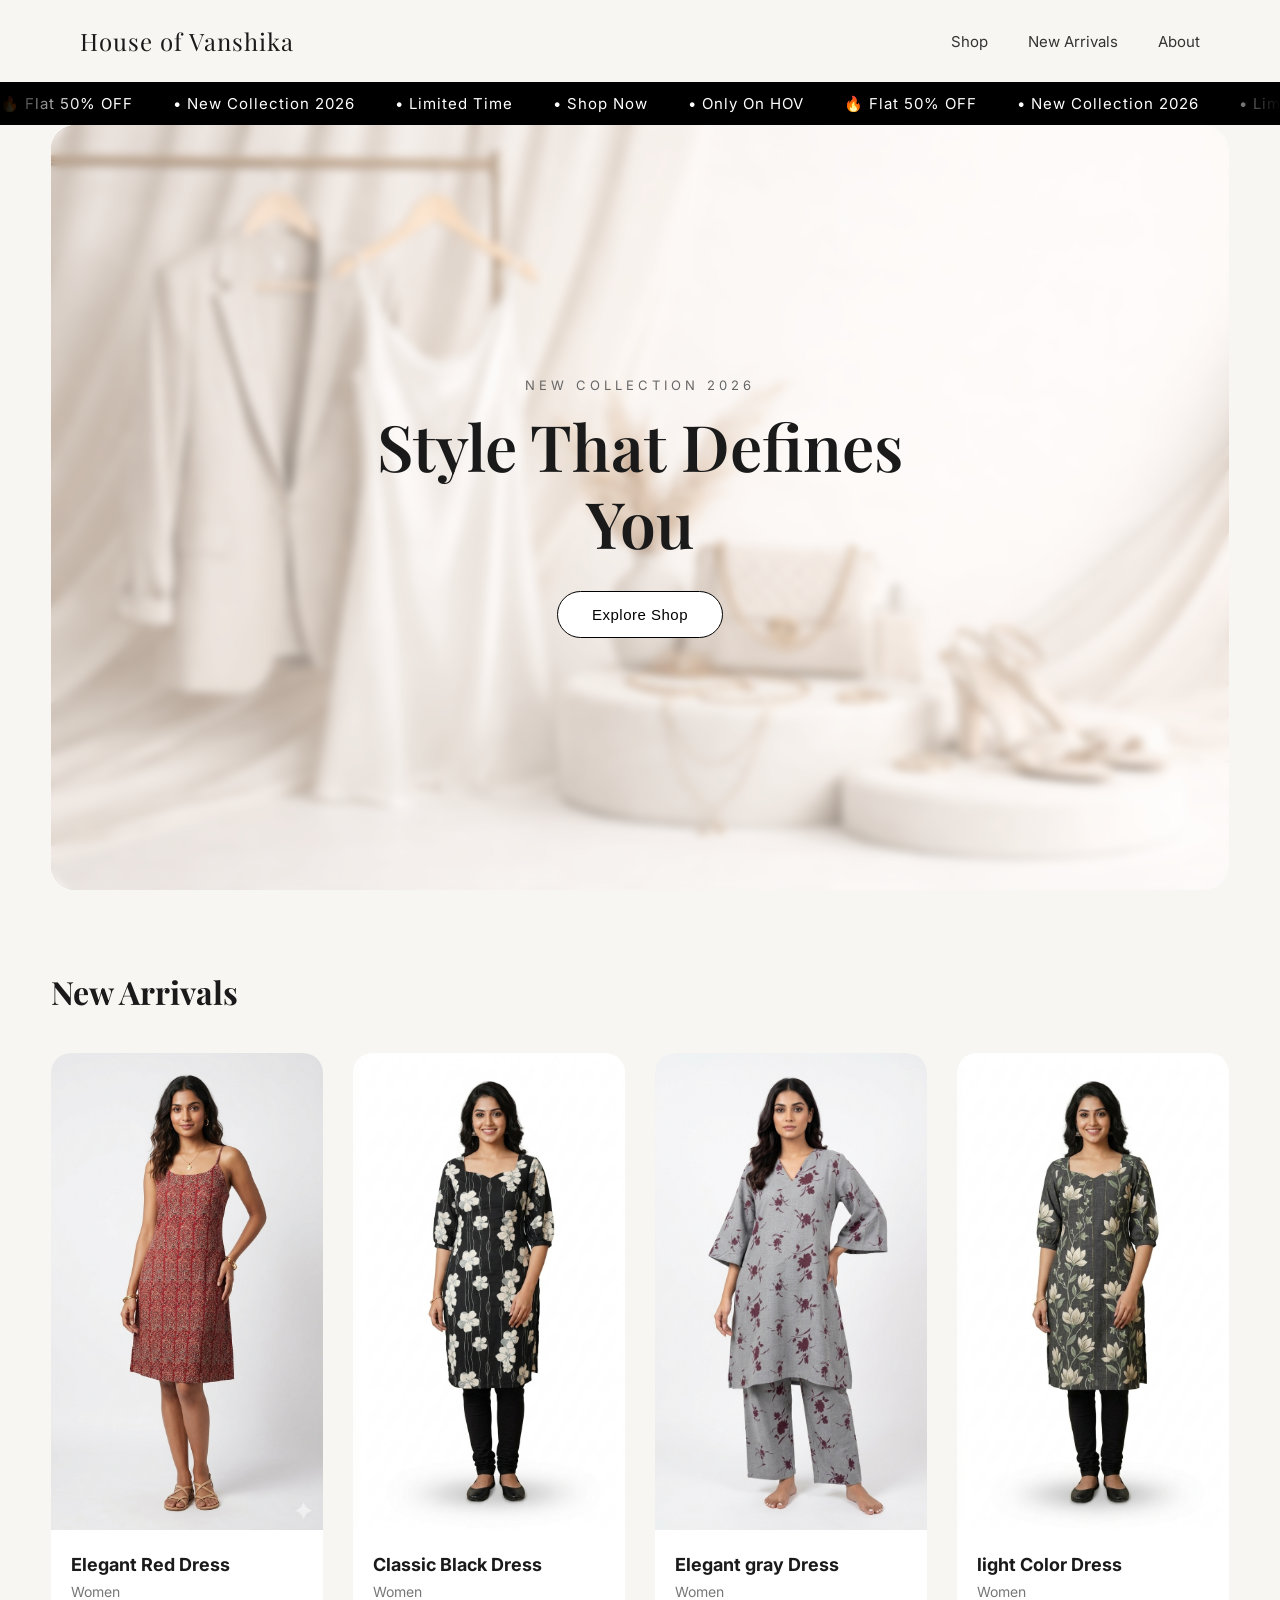
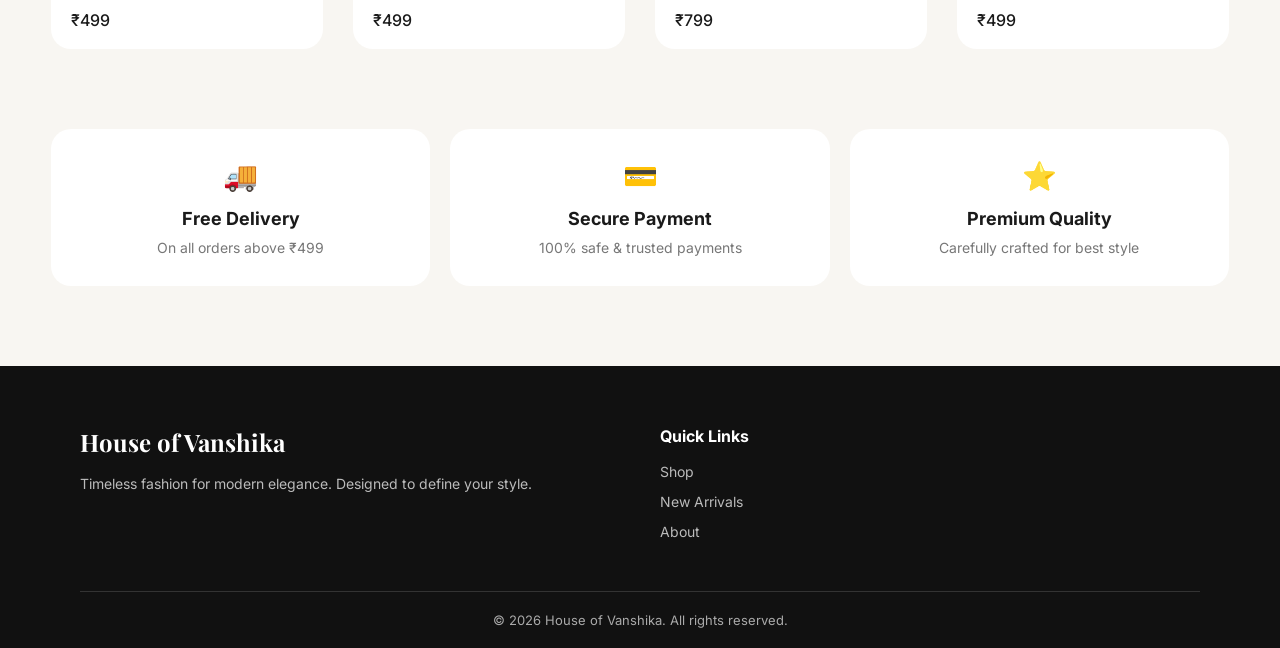
<file: index.html>
<!DOCTYPE html>
<html lang="en">
<head>
  <meta charset="UTF-8">
  <meta name="viewport" content="width=device-width, initial-scale=1.0">

  <title>House of Vanshika</title>

  <!-- Fonts -->
  <link href="https://fonts.googleapis.com/css2?family=Playfair+Display:wght@500;600&family=Inter:wght@300;400;500&display=swap" rel="stylesheet">

  <link rel="stylesheet" href="src/css/style.css">
</head>
<body>

  <!-- NAVBAR -->
  <nav class="navbar">
    <div class="logo">House of Vanshika</div>

    <ul class="nav-links">
      <li><a href="./src/shop.html">Shop</a></li>
      <li><a href="#new">New Arrivals</a></li>
      <li><a href="./src/about.html">About</a></li>
    </ul>

   
  </nav>

  <section class="offer">
  <div class="offer-track">
    <div class="offer-content">
      <span>🔥 Flat 50% OFF</span>
      <span>• New Collection 2026</span>
      <span>• Limited Time</span>
      <span>• Shop Now</span>
      <span>• Only On HOV</span>
    </div>

    <!-- Duplicate for seamless loop -->
    <div class="offer-content">
      <span>🔥 Flat 50% OFF</span>
      <span>• New Collection 2026</span>
      <span>• Limited Time</span>
      <span>• Shop Now</span>
      <span>• Only On HOV</span>

    </div>
  </div>
</section>

  <!-- HERO -->
  <section class="hero">
    <div class="hero-content">
      <p class="tag">NEW COLLECTION 2026</p>
      <h1>Style That Defines You</h1>
      <a href="./src/shop.html">
      <button class="btn">Explore Shop</button>
      </a>
    </div>
  </section>







  <section class="products" id="new">
  <h2 class="section-title">New Arrivals</h2>

  <div class="product-container" id="productContainer">
    <!-- Cards will come from JS automatically -->
  </div>
</section>




<!-- WHY CHOOSE US -->
<section class="features">
  <div class="feature-box">
    <span>🚚</span>
    <h3>Free Delivery</h3>
    <p>On all orders above ₹499</p>
  </div>

  <div class="feature-box">
    <span>💳</span>
    <h3>Secure Payment</h3>
    <p>100% safe & trusted payments</p>
  </div>

   <div class="feature-box">
    <span>⭐</span>
    <h3>Premium Quality</h3>
    <p>Carefully crafted for best style</p>
  </div>
</section>





<footer class="footer">
  <div class="footer-container">

    <!-- BRAND -->
    <div class="footer-col">
      <h2>House of Vanshika</h2>
      <p>Timeless fashion for modern elegance.  
      Designed to define your style.</p>
    </div>

    <!-- LINKS -->
    <div class="footer-col">
      <h3>Quick Links</h3>
      <ul>
        <li><a href="./src/shop.html">Shop</a></li>
        <li><a href="#new">New Arrivals</a></li>
        <li><a href="./src/about.html">About</a></li>
      </ul>
    </div>

   

    <!-- NEWSLETTER -->
  

  </div>

  <!-- BOTTOM -->
  <div class="footer-bottom">
    <p>© 2026 House of Vanshika. All rights reserved.</p>
  </div>
</footer>



<script src="./src/js/script.js"></script>
</body>
</html>
</file>
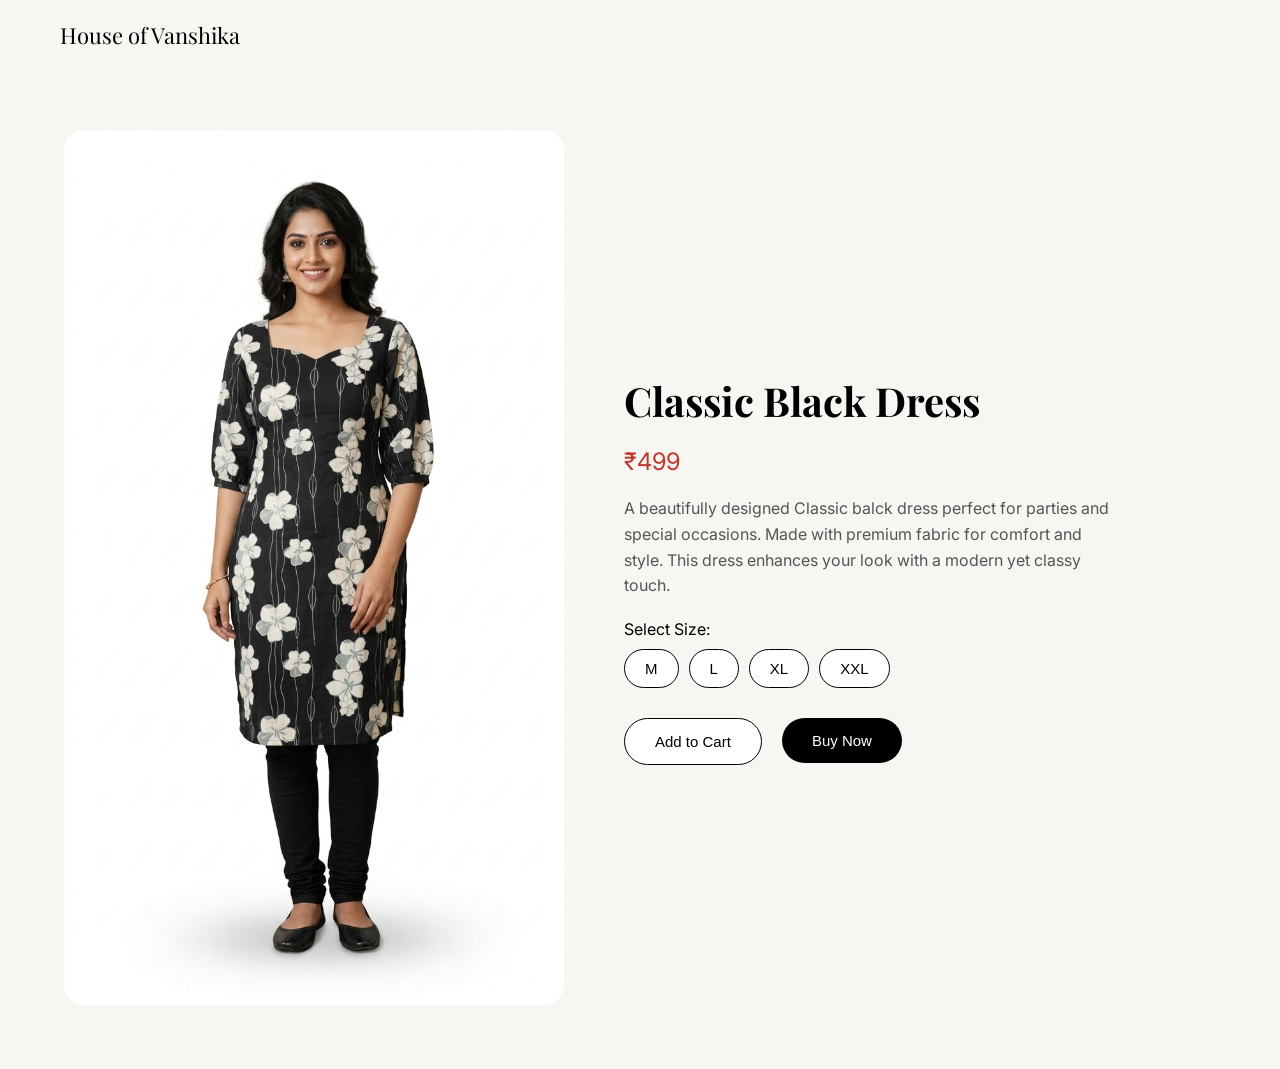
<file: personal_pages/black_dress.html>
<!DOCTYPE html>
<html lang="en">
<head>
  <meta charset="UTF-8">
  <meta name="viewport" content="width=device-width, initial-scale=1.0">
  <title>Black Dress</title>

  <link href="https://fonts.googleapis.com/css2?family=Playfair+Display:wght@500&family=Inter:wght@300;400;500&display=swap" rel="stylesheet">

  <style>
    * {
      margin: 0;
      padding: 0;
      box-sizing: border-box;
    }

    body {
      font-family: 'Inter', sans-serif;
      background: #f8f6f2;
    }

    .navbar {
      padding: 20px 60px;
      font-family: 'Playfair Display', serif;
      font-size: 22px;
    }

    .product-page {
      width: 90%;
      margin: 60px auto;
      display: flex;
      gap: 60px;
      align-items: center;
    }

    .product-image img {
      width: 500px;
      border-radius: 20px;
    }

    .product-details {
      max-width: 500px;
    }

    .product-details h1 {
      font-family: 'Playfair Display', serif;
      font-size: 40px;
      margin-bottom: 20px;
    }

    .price {
      font-size: 24px;
      margin-bottom: 20px;
      color: #c0392b;
    }

    .desc {
      color: #555;
      line-height: 1.6;
      margin-bottom: 20px;
    }

    /* SIZE SECTION */
    .sizes {
      margin-bottom: 30px;
    }

    .size-buttons {
      display: flex;
      gap: 10px;
      margin-top: 10px;
    }

    .size-buttons button {
      padding: 10px 20px;
      border: 1px solid #000;
      background: #fff;
      border-radius: 20px;
      cursor: pointer;
      transition: 0.3s;
    }

    .size-buttons button:hover {
      background: #000;
      color: #fff;
    }

    .buttons {
      display: flex;
      gap: 20px;
    }

    button {
      padding: 14px 30px;
      border-radius: 40px;
      border: none;
      cursor: pointer;
      font-size: 15px;
      transition: 0.3s;
    }

    .cart {
      background: #fff;
      border: 1px solid #000;
    }

    .buy {
      background: #000;
      color: #fff;
    }

    .cart:hover {
      background: #000;
      color: #fff;
    }

    .buy:hover {
      transform: scale(1.05);
    }

    @media (max-width: 768px) {
      .product-page {
        flex-direction: column;
        text-align: center;
      }

      .product-image img {
        width: 100%;
      }
    }
  </style>
</head>
<body>

  <nav class="navbar">
    <div class="logo">House of Vanshika</div>
  </nav>

  <section class="product-page">

    <div class="product-image">
      <img src="../images/black.png" alt="black Dress">
    </div>

    <div class="product-details">
      <h1>Classic Black Dress</h1>

      <!-- PRICE -->
      <p class="price" id="price">₹499</p>

      <p class="desc">
        A beautifully designed Classic balck dress perfect for parties and special occasions.
        Made with premium fabric for comfort and style. This dress enhances your look
        with a modern yet classy touch.
      </p>

      <!-- SIZE OPTIONS -->
      <div class="sizes">
        <p>Select Size:</p>
        <div class="size-buttons">
          <button onclick="changePrice(499)">M</button>
          <button onclick="changePrice(599)">L</button>
          <button onclick="changePrice(699)">XL</button>
          <button onclick="changePrice(799)">XXL</button>
        </div>
      </div>

      <!-- BUTTONS -->
      <div class="buttons">
        <a href="../src/buynow.html">
        <button class="cart">Add to Cart</button>
        </a>
        <a href="../src/buynow.html ">
        <button class="buy">Buy Now</button>
        </a>
      </div>

    </div>

  </section>

  <!-- JS -->
  <script>
    function changePrice(price) {
      document.getElementById("price").innerText = "₹" + price;
    }
  </script>

</body>
</html>
</file>
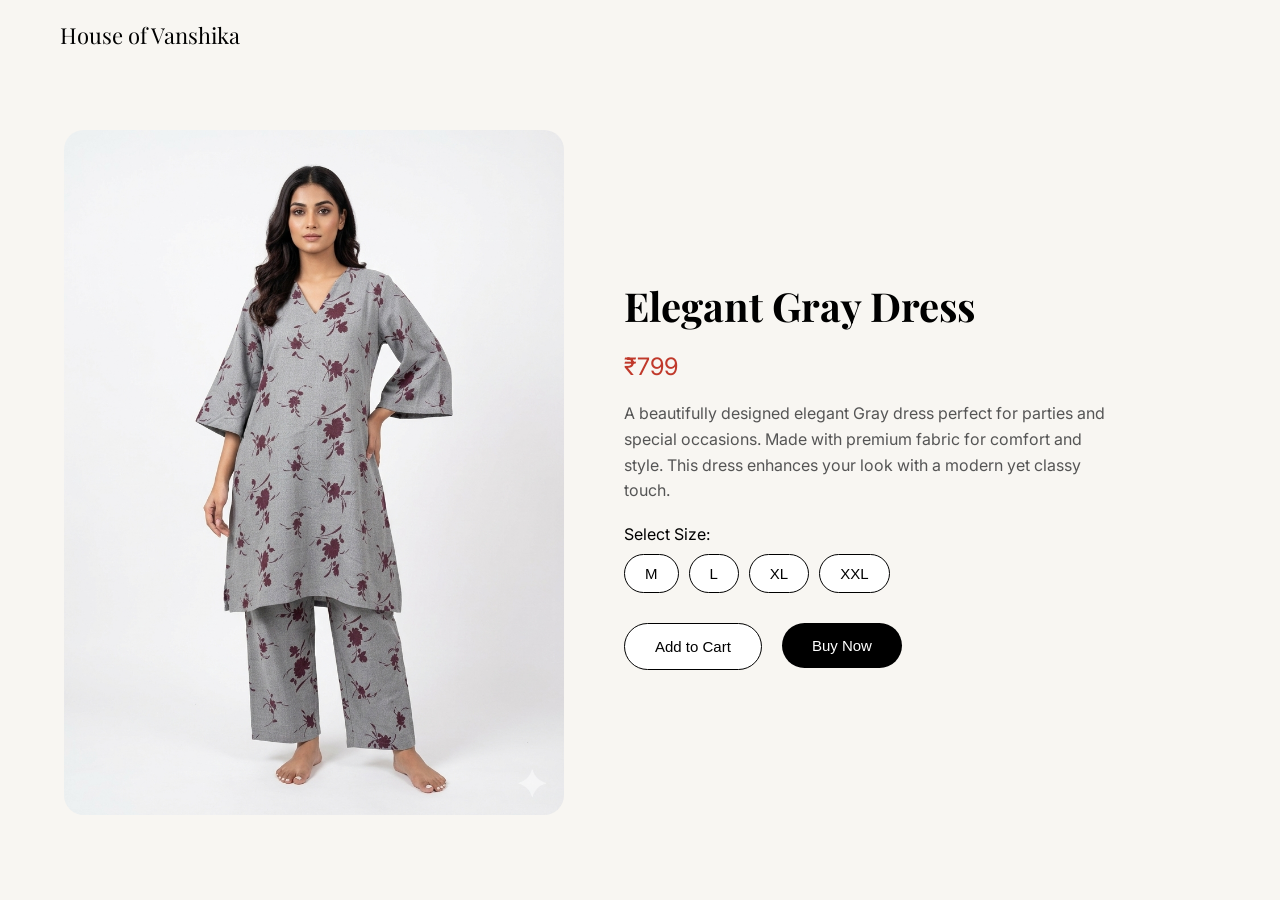
<file: personal_pages/gray.html>
<!DOCTYPE html>
<html lang="en">
<head>
  <meta charset="UTF-8">
  <meta name="viewport" content="width=device-width, initial-scale=1.0">
  <title>Red Dress</title>

  <link href="https://fonts.googleapis.com/css2?family=Playfair+Display:wght@500&family=Inter:wght@300;400;500&display=swap" rel="stylesheet">

  <style>
    * {
      margin: 0;
      padding: 0;
      box-sizing: border-box;
    }

    body {
      font-family: 'Inter', sans-serif;
      background: #f8f6f2;
    }

    .navbar {
      padding: 20px 60px;
      font-family: 'Playfair Display', serif;
      font-size: 22px;
    }

    .product-page {
      width: 90%;
      margin: 60px auto;
      display: flex;
      gap: 60px;
      align-items: center;
    }

    .product-image img {
      width: 500px;
      border-radius: 20px;
    }

    .product-details {
      max-width: 500px;
    }

    .product-details h1 {
      font-family: 'Playfair Display', serif;
      font-size: 40px;
      margin-bottom: 20px;
    }

    .price {
      font-size: 24px;
      margin-bottom: 20px;
      color: #c0392b;
    }

    .desc {
      color: #555;
      line-height: 1.6;
      margin-bottom: 20px;
    }

    /* SIZE SECTION */
    .sizes {
      margin-bottom: 30px;
    }

    .size-buttons {
      display: flex;
      gap: 10px;
      margin-top: 10px;
    }

    .size-buttons button {
      padding: 10px 20px;
      border: 1px solid #000;
      background: #fff;
      border-radius: 20px;
      cursor: pointer;
      transition: 0.3s;
    }

    .size-buttons button:hover {
      background: #000;
      color: #fff;
    }

    .buttons {
      display: flex;
      gap: 20px;
    }

    button {
      padding: 14px 30px;
      border-radius: 40px;
      border: none;
      cursor: pointer;
      font-size: 15px;
      transition: 0.3s;
    }

    .cart {
      background: #fff;
      border: 1px solid #000;
    }

    .buy {
      background: #000;
      color: #fff;
    }

    .cart:hover {
      background: #000;
      color: #fff;
    }

    .buy:hover {
      transform: scale(1.05);
    }

    @media (max-width: 768px) {
      .product-page {
        flex-direction: column;
        text-align: center;
      }

      .product-image img {
        width: 100%;
      }
    }
  </style>
</head>
<body>

  <nav class="navbar">
    <div class="logo">House of Vanshika</div>
  </nav>

  <section class="product-page">

    <div class="product-image">
      <img src="../images/gray.png" alt="Red Dress">
    </div>

    <div class="product-details">
      <h1>Elegant Gray Dress</h1>

      <!-- PRICE -->
      <p class="price" id="price">₹799</p>

      <p class="desc">
        A beautifully designed elegant Gray dress perfect for parties and special occasions.
        Made with premium fabric for comfort and style. This dress enhances your look
        with a modern yet classy touch.
      </p>

      <!-- SIZE OPTIONS -->
      <div class="sizes">
        <p>Select Size:</p>
        <div class="size-buttons">
          <button onclick="changePrice(799)">M</button>
          <button onclick="changePrice(899)">L</button>
          <button onclick="changePrice(999)">XL</button>
          <button onclick="changePrice(1099)">XXL</button>
        </div>
      </div>

      <!-- BUTTONS -->
      <div class="buttons">
        <a href="../src/buynow.html">
        <button class="cart">Add to Cart</button>
        </a>
        <a href="../src/buynow.html">
        <button class="buy">Buy Now</button>
        </a>
      </div>

    </div>

  </section>

  <!-- JS -->
  <script>
    function changePrice(price) {
      document.getElementById("price").innerText = "₹" + price;
    }
  </script>

</body>
</html>
</file>
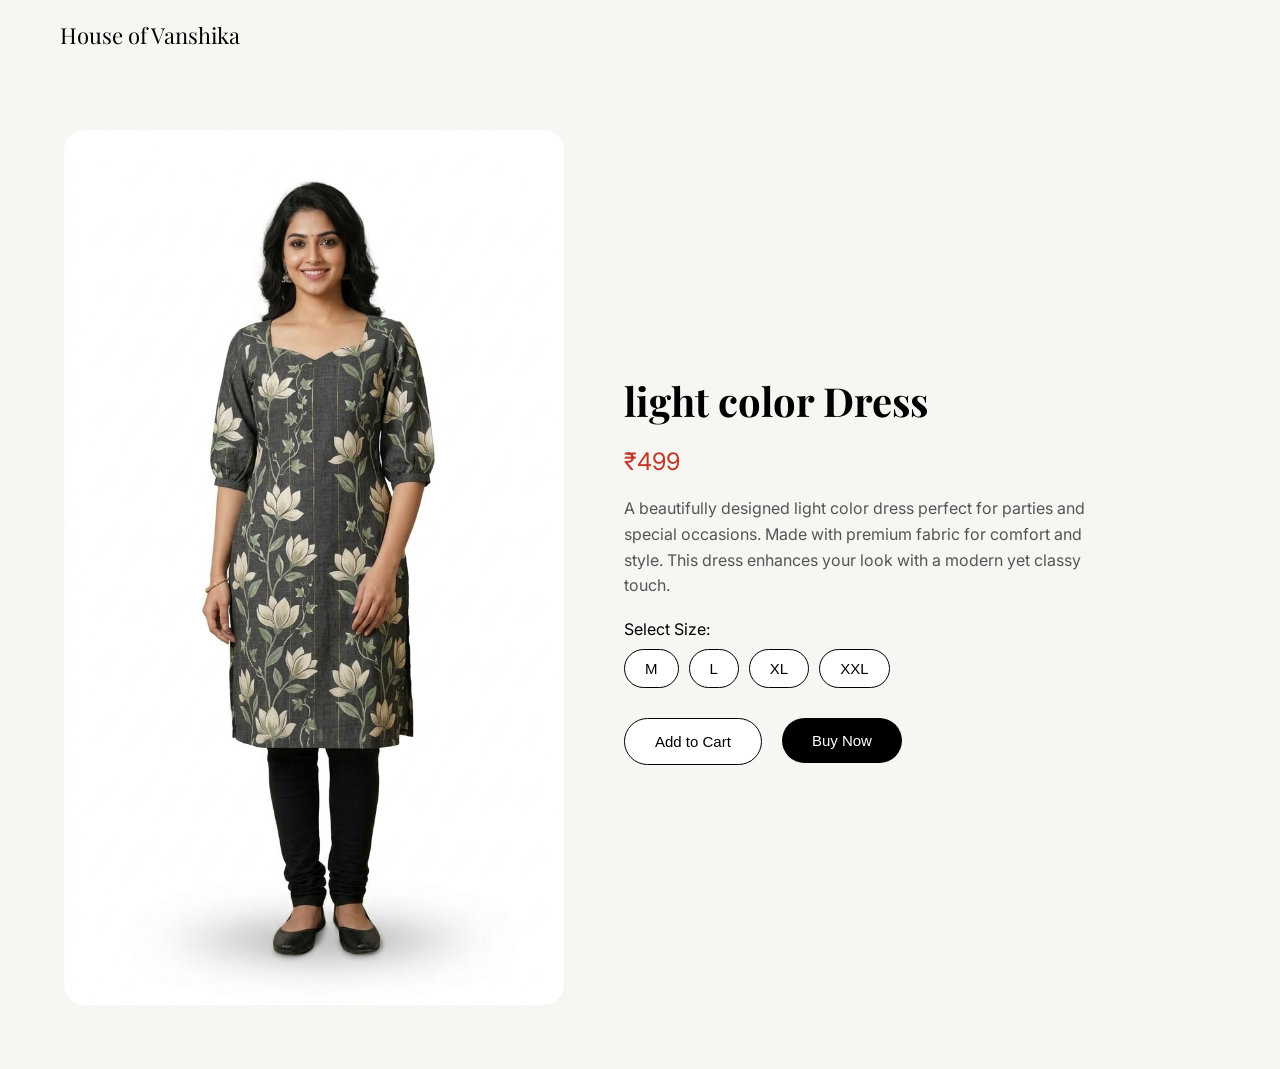
<file: personal_pages/light.html>
<!DOCTYPE html>
<html lang="en">
<head>
  <meta charset="UTF-8">
  <meta name="viewport" content="width=device-width, initial-scale=1.0">
  <title>light Dress</title>

  <link href="https://fonts.googleapis.com/css2?family=Playfair+Display:wght@500&family=Inter:wght@300;400;500&display=swap" rel="stylesheet">

  <style>
    * {
      margin: 0;
      padding: 0;
      box-sizing: border-box;
    }

    body {
      font-family: 'Inter', sans-serif;
      background: #f8f6f2;
    }

    .navbar {
      padding: 20px 60px;
      font-family: 'Playfair Display', serif;
      font-size: 22px;
    }

    .product-page {
      width: 90%;
      margin: 60px auto;
      display: flex;
      gap: 60px;
      align-items: center;
    }

    .product-image img {
      width: 500px;
      border-radius: 20px;
    }

    .product-details {
      max-width: 500px;
    }

    .product-details h1 {
      font-family: 'Playfair Display', serif;
      font-size: 40px;
      margin-bottom: 20px;
    }

    .price {
      font-size: 24px;
      margin-bottom: 20px;
      color: #c0392b;
    }

    .desc {
      color: #555;
      line-height: 1.6;
      margin-bottom: 20px;
    }

    /* SIZE SECTION */
    .sizes {
      margin-bottom: 30px;
    }

    .size-buttons {
      display: flex;
      gap: 10px;
      margin-top: 10px;
    }

    .size-buttons button {
      padding: 10px 20px;
      border: 1px solid #000;
      background: #fff;
      border-radius: 20px;
      cursor: pointer;
      transition: 0.3s;
    }

    .size-buttons button:hover {
      background: #000;
      color: #fff;
    }

    .buttons {
      display: flex;
      gap: 20px;
    }

    button {
      padding: 14px 30px;
      border-radius: 40px;
      border: none;
      cursor: pointer;
      font-size: 15px;
      transition: 0.3s;
    }

    .cart {
      background: #fff;
      border: 1px solid #000;
    }

    .buy {
      background: #000;
      color: #fff;
    }

    .cart:hover {
      background: #000;
      color: #fff;
    }

    .buy:hover {
      transform: scale(1.05);
    }

    @media (max-width: 768px) {
      .product-page {
        flex-direction: column;
        text-align: center;
      }

      .product-image img {
        width: 100%;
      }
    }
  </style>
</head>
<body>

  <nav class="navbar">
    <div class="logo">House of Vanshika</div>
  </nav>

  <section class="product-page">

    <div class="product-image">
      <img src="../images/light.png" alt="Red Dress">
    </div>

    <div class="product-details">
      <h1>light color Dress</h1>

      <!-- PRICE -->
      <p class="price" id="price">₹499</p>

      <p class="desc">
        A beautifully designed light color dress perfect for parties and special occasions.
        Made with premium fabric for comfort and style. This dress enhances your look
        with a modern yet classy touch.
      </p>

      <!-- SIZE OPTIONS -->
      <div class="sizes">
        <p>Select Size:</p>
        <div class="size-buttons">
          <button onclick="changePrice(499)">M</button>
          <button onclick="changePrice(599)">L</button>
          <button onclick="changePrice(699)">XL</button>
          <button onclick="changePrice(799)">XXL</button>
        </div>
      </div>

      <!-- BUTTONS -->
        <div class="buttons">
        <a href="../src/buynow.html">
        <button class="cart">Add to Cart</button>
        </a>
        <a href="../src/buynow.html">
        <button class="buy">Buy Now</button>
        </a>
      </div>

    </div>

  </section>

  <!-- JS -->
  <script>
    function changePrice(price) {
      document.getElementById("price").innerText = "₹" + price;
    }
  </script>

</body>
</html>
</file>
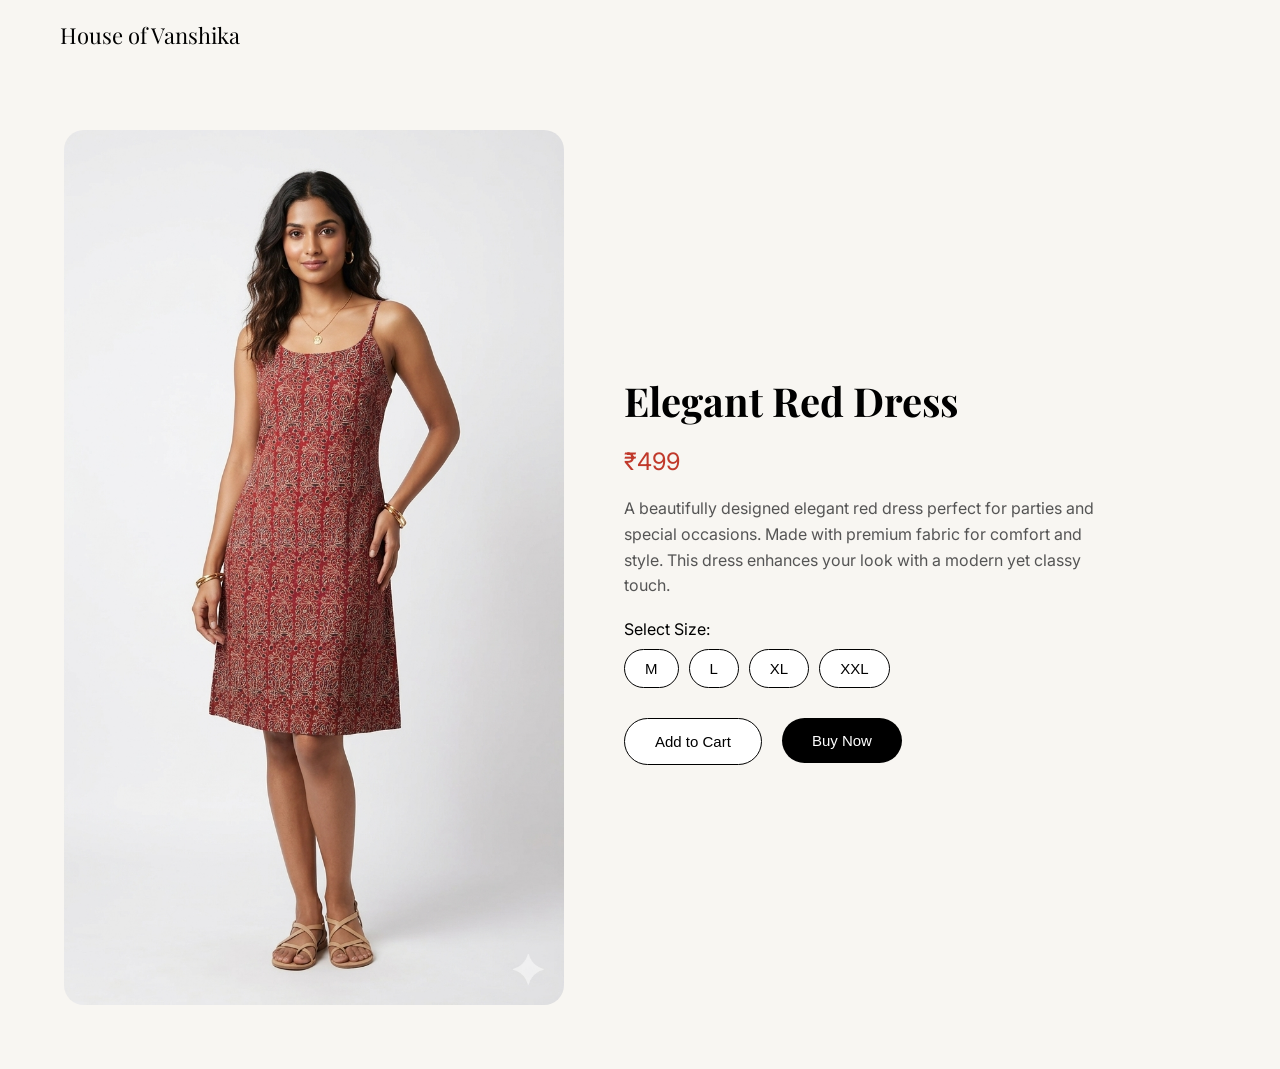
<file: personal_pages/red_dress.html>
<!DOCTYPE html>
<html lang="en">
<head>
  <meta charset="UTF-8">
  <meta name="viewport" content="width=device-width, initial-scale=1.0">
  <title>Red Dress</title>

  <link href="https://fonts.googleapis.com/css2?family=Playfair+Display:wght@500&family=Inter:wght@300;400;500&display=swap" rel="stylesheet">

  <style>
    * {
      margin: 0;
      padding: 0;
      box-sizing: border-box;
    }

    body {
      font-family: 'Inter', sans-serif;
      background: #f8f6f2;
    }

    .navbar {
      padding: 20px 60px;
      font-family: 'Playfair Display', serif;
      font-size: 22px;
    }

    .product-page {
      width: 90%;
      margin: 60px auto;
      display: flex;
      gap: 60px;
      align-items: center;
    }

    .product-image img {
      width: 500px;
      border-radius: 20px;
    }

    .product-details {
      max-width: 500px;
    }

    .product-details h1 {
      font-family: 'Playfair Display', serif;
      font-size: 40px;
      margin-bottom: 20px;
    }

    .price {
      font-size: 24px;
      margin-bottom: 20px;
      color: #c0392b;
    }

    .desc {
      color: #555;
      line-height: 1.6;
      margin-bottom: 20px;
    }

    /* SIZE SECTION */
    .sizes {
      margin-bottom: 30px;
    }

    .size-buttons {
      display: flex;
      gap: 10px;
      margin-top: 10px;
    }

    .size-buttons button {
      padding: 10px 20px;
      border: 1px solid #000;
      background: #fff;
      border-radius: 20px;
      cursor: pointer;
      transition: 0.3s;
    }

    .size-buttons button:hover {
      background: #000;
      color: #fff;
    }

    .buttons {
      display: flex;
      gap: 20px;
    }

    button {
      padding: 14px 30px;
      border-radius: 40px;
      border: none;
      cursor: pointer;
      font-size: 15px;
      transition: 0.3s;
    }

    .cart {
      background: #fff;
      border: 1px solid #000;
    }

    .buy {
      background: #000;
      color: #fff;
    }

    .cart:hover {
      background: #000;
      color: #fff;
    }

    .buy:hover {
      transform: scale(1.05);
    }

    @media (max-width: 768px) {
      .product-page {
        flex-direction: column;
        text-align: center;
      }

      .product-image img {
        width: 100%;
      }
    }
  </style>
</head>
<body>

  <nav class="navbar">
    <div class="logo">House of Vanshika</div>
  </nav>

  <section class="product-page">

    <div class="product-image">
      <img src="../images/red.png" alt="Red Dress">
    </div>

    <div class="product-details">
      <h1>Elegant Red Dress</h1>

      <!-- PRICE -->
      <p class="price" id="price">₹499</p>

      <p class="desc">
        A beautifully designed elegant red dress perfect for parties and special occasions.
        Made with premium fabric for comfort and style. This dress enhances your look
        with a modern yet classy touch.
      </p>

      <!-- SIZE OPTIONS -->
      <div class="sizes">
        <p>Select Size:</p>
        <div class="size-buttons">
          <button onclick="changePrice(499)">M</button>
          <button onclick="changePrice(599)">L</button>
          <button onclick="changePrice(699)">XL</button>
          <button onclick="changePrice(799)">XXL</button>
        </div>
      </div>

      <!-- BUTTONS -->
       <div class="buttons">
        <a href="../src/buynow.html">
        <button class="cart">Add to Cart</button>
        </a>
        <a href="../src/buynow.html">
        <button class="buy">Buy Now</button>
        </a>
      </div>

    </div>

  </section>

  <!-- JS -->
  <script>
    function changePrice(price) {
      document.getElementById("price").innerText = "₹" + price;
    }
  </script>

</body>
</html>
</file>
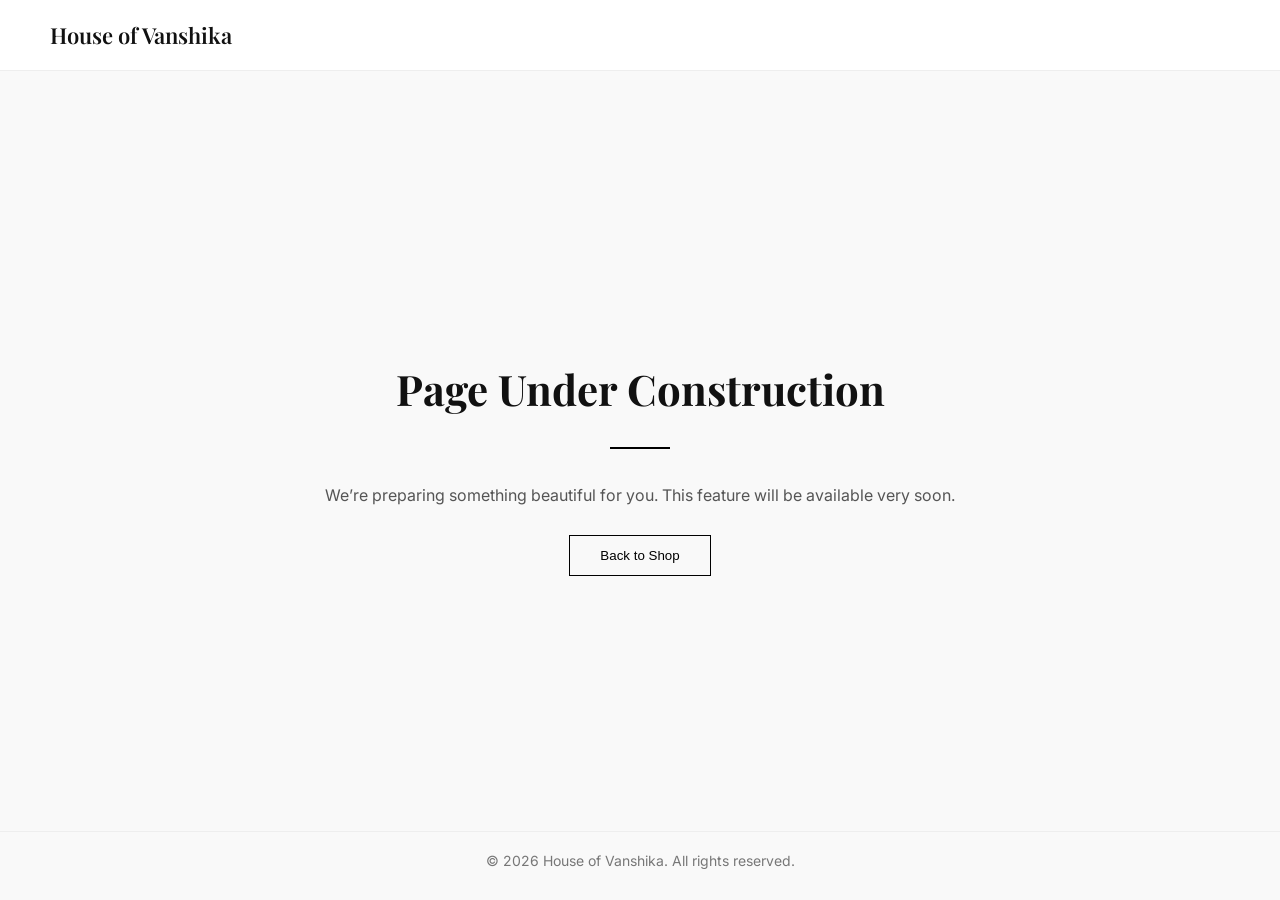
<file: src/buynow.html>
<!DOCTYPE html>
<html lang="en">
<head>
  <meta charset="UTF-8">
  <meta name="viewport" content="width=device-width, initial-scale=1.0">

  <title>Buy Now</title>

  <!-- SAME FONTS -->
  <link href="https://fonts.googleapis.com/css2?family=Playfair+Display:wght@500;600&family=Inter:wght@300;400;500&display=swap" rel="stylesheet">

  <style>
    body {
      margin: 0;
      font-family: 'Inter', sans-serif;
      background: #f9f9f9;
      color: #111;
    }

    /* NAVBAR SAME STYLE */
    .navbar {
      display: flex;
      justify-content: space-between;
      padding: 20px 50px;
      align-items: center;
      background: white;
      border-bottom: 1px solid #eee;
    }

    .logo {
      font-family: 'Playfair Display', serif;
      font-size: 22px;
      font-weight: 600;
    }

    /* MAIN SECTION */
    .construction {
      height: 80vh;
      display: flex;
      justify-content: center;
      align-items: center;
      text-align: center;
      flex-direction: column;
      padding: 20px;
    }

    .construction h1 {
      font-family: 'Playfair Display', serif;
      font-size: 42px;
      margin-bottom: 10px;
    }

    .construction p {
      font-size: 16px;
      color: #555;
      margin-bottom: 30px;
    }

    /* LINE ANIMATION */
    .line {
      width: 60px;
      height: 2px;
      background: black;
      margin: 20px auto;
      animation: expand 1.5s ease-in-out infinite alternate;
    }

    @keyframes expand {
      from { width: 40px; }
      to { width: 100px; }
    }

    /* BUTTON */
    .btn {
      padding: 12px 30px;
      border: 1px solid black;
      background: transparent;
      cursor: pointer;
      transition: 0.3s;
      font-weight: 500;
    }

    .btn:hover {
      background: black;
      color: white;
    }

    /* FOOTER */
    .footer {
      text-align: center;
      padding: 20px;
      border-top: 1px solid #eee;
      font-size: 14px;
      color: #777;
    }
  </style>
</head>

<body>

  <!-- NAVBAR -->
  <nav class="navbar">
    <div class="logo">House of Vanshika</div>
  </nav>

  <!-- MAIN -->
  <section class="construction">
    <h1>Page Under Construction</h1>
    <div class="line"></div>
    <p>We’re preparing something beautiful for you.  
    This feature will be available very soon.</p>

    <button class="btn" onclick="goBack()">Back to Shop</button>
  </section>

  <!-- FOOTER -->
  <footer class="footer">
    © 2026 House of Vanshika. All rights reserved.
  </footer>

  <script>
    function goBack() {
      window.history.back();
    }
  </script>

</body>
</html>
</file>
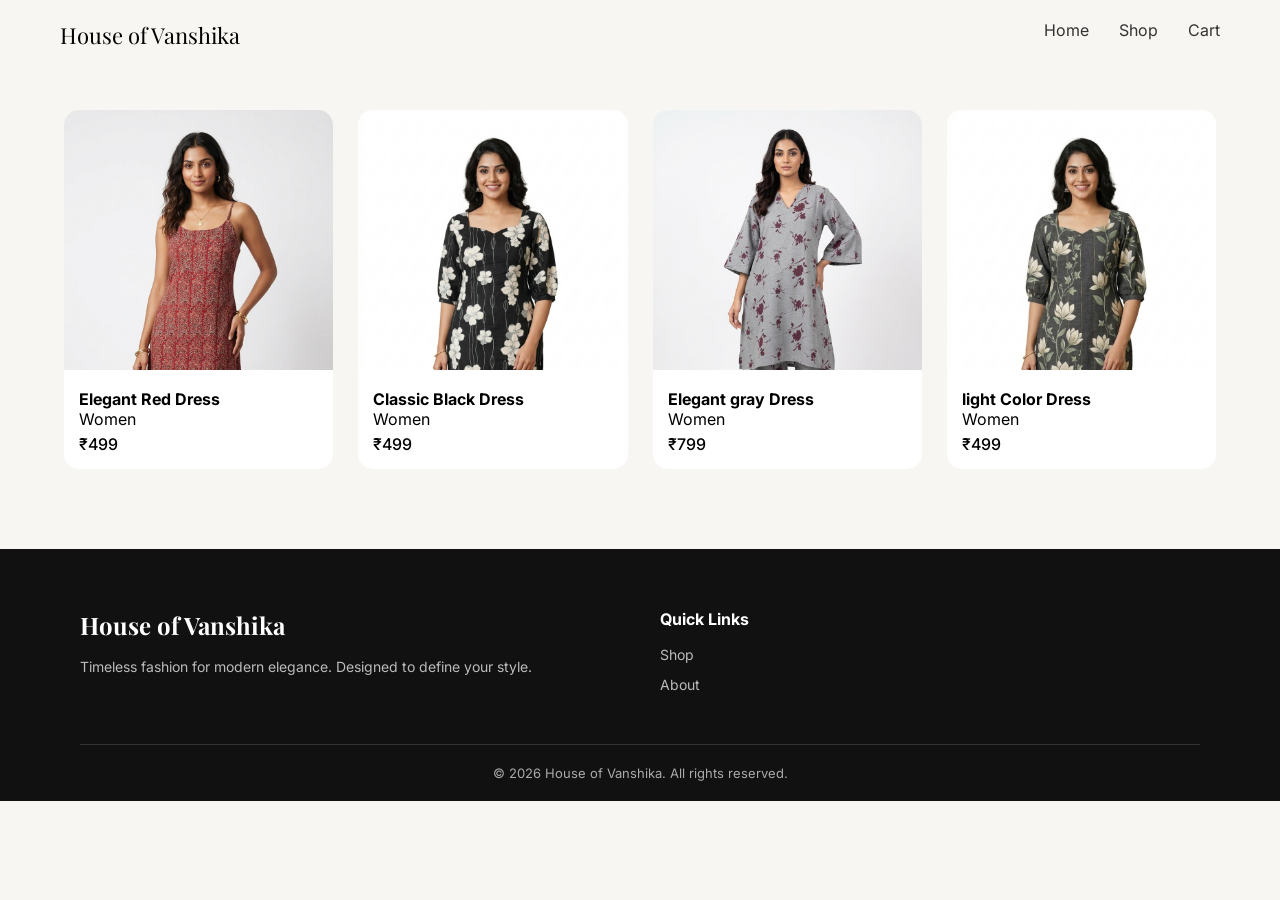
<file: src/shop.html>
<!DOCTYPE html>
<html lang="en">
<head>
  <meta charset="UTF-8">
  <meta name="viewport" content="width=device-width, initial-scale=1.0">
  <title>Shop - House of Vanshika</title>

  <link href="https://fonts.googleapis.com/css2?family=Playfair+Display:wght@500&family=Inter:wght@300;400;500&display=swap" rel="stylesheet">





  <style>
    * {
  margin: 0;
  padding: 0;
  box-sizing: border-box;
}

body {
  background: #f8f6f2;
  font-family: 'Inter', sans-serif;
}

/* NAV */
.navbar {
  display: flex;
  justify-content: space-between;
  padding: 20px 60px;
}

.logo {
  font-family: 'Playfair Display', serif;
  font-size: 22px;
}

.nav-links {
  display: flex;
  gap: 30px;
  list-style: none;
}

.nav-links a {
  text-decoration: none;
  color: #333;
}

/* SHOP LAYOUT */
.shop {
  display: flex;
  width: 90%;
  margin: 40px auto;
  gap: 40px;
}

/* FILTER */
.filter {
  width: 200px;
}

.filter h3 {
  margin-bottom: 15px;
}

.filter button {
  display: block;
  margin-bottom: 10px;
  padding: 10px;
  width: 100%;
  border: none;
  cursor: pointer;
  background: #fff;
  border-radius: 8px;
}

/* PRODUCTS */
.products {
  flex: 1;
  display: grid;
  grid-template-columns: repeat(auto-fit, minmax(220px, 1fr));
  gap: 25px;
}

/* CARD */
.card {
  background: #fff;
  border-radius: 15px;
  overflow: hidden;
  transition: 0.3s;
  cursor: pointer;
}
.card img {
  width: 100%;
  height: 260px;
  object-fit: cover;
  object-position: top;
}

.card-content {
  padding: 15px;
}

.card-content h3 {
  font-size: 16px;
}

.price {
  margin-top: 5px;
  font-weight: 500;
}

/* HOVER */
.card:hover {
  transform: translateY(-8px);
  box-shadow: 0 10px 30px rgba(0,0,0,0.1);
}

/* BUTTON */
.add-btn {
  margin-top: 10px;
  padding: 8px;
  width: 100%;
  border: none;
  background: black;
  color: white;
  border-radius: 20px;
  cursor: pointer;
}


/* FOOTER */
.footer {
  background: #111;
  color: #fff;
  padding: 60px 80px 20px;
  margin-top: 80px;
}

.footer-container {
  display: grid;
  grid-template-columns: repeat(auto-fit, minmax(220px, 1fr));
  gap: 40px;
}

/* COLUMN */
.footer-col h2 {
  font-family: 'Playfair Display', serif;
  margin-bottom: 15px;
}

.footer-col h3 {
  margin-bottom: 15px;
  font-size: 16px;
}

.footer-col p {
  font-size: 14px;
  color: #bbb;
  line-height: 1.6;
}

/* LINKS */
.footer-col ul {
  list-style: none;
}

.footer-col ul li {
  margin-bottom: 10px;
}

.footer-col ul a {
  text-decoration: none;
  color: #bbb;
  font-size: 14px;
  transition: 0.3s;
}

.footer-col ul a:hover {
  color: #fff;
  padding-left: 5px;
}

/* NEWSLETTER */
.newsletter-box {
  display: flex;
  margin-top: 10px;
}

.newsletter-box input {
  flex: 1;
  padding: 10px;
  border: none;
  outline: none;
  border-radius: 5px 0 0 5px;
}

.newsletter-box button {
  padding: 10px 15px;
  border: none;
  background: #fff;
  cursor: pointer;
  border-radius: 0 5px 5px 0;
}

/* BOTTOM */
.footer-bottom {
  border-top: 1px solid #333;
  margin-top: 40px;
  padding-top: 20px;
  text-align: center;
  font-size: 13px;
  color: #aaa;
}

/* MOBILE */
@media (max-width: 768px) {
  .footer {
    padding: 40px 20px;
  }
}


  </style>
  
</head>
<body>

  <!-- NAVBAR -->
  <nav class="navbar">
    <div class="logo">House of Vanshika</div>

    <ul class="nav-links">
      <li><a href="../index.html">Home</a></li>
      <li><a href="#">Shop</a></li>
      <li><a href="buynow.html">Cart</a></li>
    </ul>
  </nav>

  <!-- SHOP SECTION -->
  <section class="shop">

  

    <!-- PRODUCTS -->
    <div class="products" id="productContainer"></div>

  </section>






  <footer class="footer">
  <div class="footer-container">

    <!-- BRAND -->
    <div class="footer-col">
      <h2>House of Vanshika</h2>
      <p>Timeless fashion for modern elegance.  
      Designed to define your style.</p>
    </div>

    <!-- LINKS -->
    <div class="footer-col">
      <h3>Quick Links</h3>
      <ul>
        <li><a href="shop.html">Shop</a></li>
       
        <li><a href="about.html">About</a></li>
      </ul>
    </div>

 

    <!-- NEWSLETTER -->


  </div>

  <!-- BOTTOM -->
  <div class="footer-bottom">
    <p>© 2026 House of Vanshika. All rights reserved.</p>
  </div>
</footer>




  <script>
const products = [
  {
    name: "Elegant Red Dress",
    category: "Women",
    price: "₹499",
    image: "../images/red.png",
    link: "../personal_pages/red_dress.html"
  },
  {
    name: "Classic Black Dress",
    category: "Women",
    price: "₹499",
    image: "../images/black.png",
    link: "../personal_pages/black_dress.html"

  },
  {
    name: "Elegant gray Dress",
    category: "Women",
    price: "₹799",
    image: "../images/gray.png",
    link: "../personal_pages/gray.html"

  },
  {
    name: "light Color Dress",
    category: "Women",
    price: "₹499",
    image: "../images/light.png",
    link: "../personal_pages/light.html"

  }
];

const container = document.getElementById("productContainer");

products.forEach(product => {
  container.innerHTML += `
    <div class="card" onclick="goToProduct('${product.link}')">
      <img src="${product.image}" alt="${product.name}">
      <div class="card-content">
        <h3>${product.name}</h3>
        <p>${product.category}</p>
        <div class="price">${product.price}</div>
      </div>
    </div>
  `;
});

function goToProduct(link) {
  window.location.href = link;
}

  </script>
</body>
</html>
</file>
<file: src/css/style.css>
* {
  margin: 0;
  padding: 0;
  box-sizing: border-box;
}

html {
  scroll-behavior: smooth;
}

body {
  background: #f8f6f2;
  font-family: 'Inter', sans-serif;
  color: #1a1a1a;
}

/* NAVBAR */
.navbar {
  display: flex;
  justify-content: space-between;
  align-items: center;
  padding: 25px 80px;
  background: transparent;
}

.logo {
  font-family: 'Playfair Display', serif;
  font-size: 24px;
  letter-spacing: 1px;
}

.nav-links {
  display: flex;
  list-style: none;
  gap: 40px;
}

.nav-links a {
  text-decoration: none;
  color: #333;
  font-size: 15px;
  position: relative;
}

/* underline animation */
.nav-links a::after {
  content: "";
  position: absolute;
  width: 0%;
  height: 1px;
  bottom: -5px;
  left: 0;
  background: #000;
  transition: 0.3s;
}

.nav-links a:hover::after {
  width: 100%;
}

.icons span {
  margin-left: 20px;
  font-size: 18px;
  cursor: pointer;
}

/* HERO */
.hero {
  width: 92%;
  height: 85vh;
  margin: auto;
  border-radius: 25px;

  background: url('../../images/bg_img.png') center/cover no-repeat;

  position: relative;
  display: flex;
  align-items: center;
  justify-content: center;

  overflow: hidden;
}

/* soft overlay */
.hero::before {
  content: "";
  position: absolute;
  inset: 0;
  background: rgba(255, 255, 255, 0.35);
  backdrop-filter: blur(4px);
}

/* CONTENT */
.hero-content {
  position: relative;
  text-align: center;
  max-width: 600px;
}

.tag {
  font-size: 13px;
  letter-spacing: 4px;
  color: #666;
  margin-bottom: 15px;
}

.hero h1 {
  font-family: 'Playfair Display', serif;
  font-size: 64px;
  font-weight: 600;
  line-height: 1.2;
  margin-bottom: 30px;
}

/* BUTTON */
.btn {
  padding: 14px 34px;
  border-radius: 50px;
  border: 1px solid #000;
  background: #fff;
  font-size: 15px;
  letter-spacing: 0.5px;
  cursor: pointer;
  transition: all 0.35s ease;
}

/* premium hover */
.btn:hover {
  background: #000;
  color: #fff;
  transform: translateY(-2px);
  box-shadow: 0 10px 25px rgba(0,0,0,0.15);
}

/* RESPONSIVE */
@media (max-width: 768px) {
  .navbar {
    padding: 20px 30px;
  }

  .nav-links {
    display: none;
  }

  .hero h1 {
    font-size: 40px;
  }
}


/* PRODUCTS SECTION */
.products {
  width: 92%;
  margin: 80px auto;
}

.section-title {
  font-family: 'Playfair Display', serif;
  font-size: 32px;
  margin-bottom: 40px;
}

/* GRID */
.product-container {
  display: grid;
  grid-template-columns: repeat(auto-fit, minmax(250px, 1fr));
  gap: 30px;
}

/* CARD */
.card {
  background: #fff;
  border-radius: 20px;
  overflow: hidden;
  transition: 0.4s ease;
  cursor: pointer;
}

/* IMAGE */
.card img {
  width: 100%;
  height: 80%;
  object-fit: cover;
}

/* CONTENT */
.card-content {
  padding: 20px;
}

.card-content h3 {
  font-size: 18px;
  margin-bottom: 8px;
}

.card-content p {
  color: #777;
  font-size: 14px;
}

.price {
  margin-top: 10px;
  font-weight: 500;
}

/* HOVER EFFECT */
.card:hover {
  transform: translateY(-10px);
  box-shadow: 0 15px 40px rgba(0,0,0,0.1);
}



/* FEATURES SECTION */
.features {
  width: 92%;
  margin: 60px auto;
  display: flex;
  justify-content: space-between;
  text-align: center;
  gap: 20px;
}

.feature-box {
  flex: 1;
  background: #fff;
  padding: 30px;
  border-radius: 20px;
  transition: 0.3s;
}

.feature-box span {
  font-size: 28px;
}

.feature-box h3 {
  margin: 15px 0 10px;
  font-size: 18px;
}

.feature-box p {
  font-size: 14px;
  color: #777;
}

.feature-box:hover {
  transform: translateY(-8px);
  box-shadow: 0 10px 30px rgba(0,0,0,0.08);
}






/* offer section */


.offer {
  width: 100%;
  background: #000;
  overflow: hidden;
  padding: 12px 0;
  position: relative;
}

/* Gradient fade edges (premium feel) */
.offer::before,
.offer::after {
  content: "";
  position: absolute;
  top: 0;
  width: 80px;
  height: 100%;
  z-index: 2;
}

.offer::before {
  left: 0;
  background: linear-gradient(to right, #000, transparent);
}

.offer::after {
  right: 0;
  background: linear-gradient(to left, #000, transparent);
}

/* Track */
.offer-track {
  display: flex;
  width: max-content;
  animation: scroll 15s linear infinite;
}

/* Content */
.offer-content {
  display: flex;
  gap: 40px;
  padding-right: 40px;
}

/* Text style */
.offer span {
  color: #fff;
  font-size: 15px;
  letter-spacing: 1px;
  white-space: nowrap;
  transition: 0.3s;
}

/* Hover effect */
.offer span:hover {
  color: #aaa;
  cursor: pointer;
}

/* Smooth infinite animation */
@keyframes scroll {
  0% {
    transform: translateX(0);
  }
  100% {
    transform: translateX(-50%);
  }
}






/* FOOTER */
.footer {
  background: #111;
  color: #fff;
  padding: 60px 80px 20px;
  margin-top: 80px;
}

.footer-container {
  display: grid;
  grid-template-columns: repeat(auto-fit, minmax(220px, 1fr));
  gap: 40px;
}

/* COLUMN */
.footer-col h2 {
  font-family: 'Playfair Display', serif;
  margin-bottom: 15px;
}

.footer-col h3 {
  margin-bottom: 15px;
  font-size: 16px;
}

.footer-col p {
  font-size: 14px;
  color: #bbb;
  line-height: 1.6;
}

/* LINKS */
.footer-col ul {
  list-style: none;
}

.footer-col ul li {
  margin-bottom: 10px;
}

.footer-col ul a {
  text-decoration: none;
  color: #bbb;
  font-size: 14px;
  transition: 0.3s;
}

.footer-col ul a:hover {
  color: #fff;
  padding-left: 5px;
}

/* NEWSLETTER */
.newsletter-box {
  display: flex;
  margin-top: 10px;
}

.newsletter-box input {
  flex: 1;
  padding: 10px;
  border: none;
  outline: none;
  border-radius: 5px 0 0 5px;
}

.newsletter-box button {
  padding: 10px 15px;
  border: none;
  background: #fff;
  cursor: pointer;
  border-radius: 0 5px 5px 0;
}

/* BOTTOM */
.footer-bottom {
  border-top: 1px solid #333;
  margin-top: 40px;
  padding-top: 20px;
  text-align: center;
  font-size: 13px;
  color: #aaa;
}

/* MOBILE */
@media (max-width: 768px) {
  .footer {
    padding: 40px 20px;
  }
}
</file>
